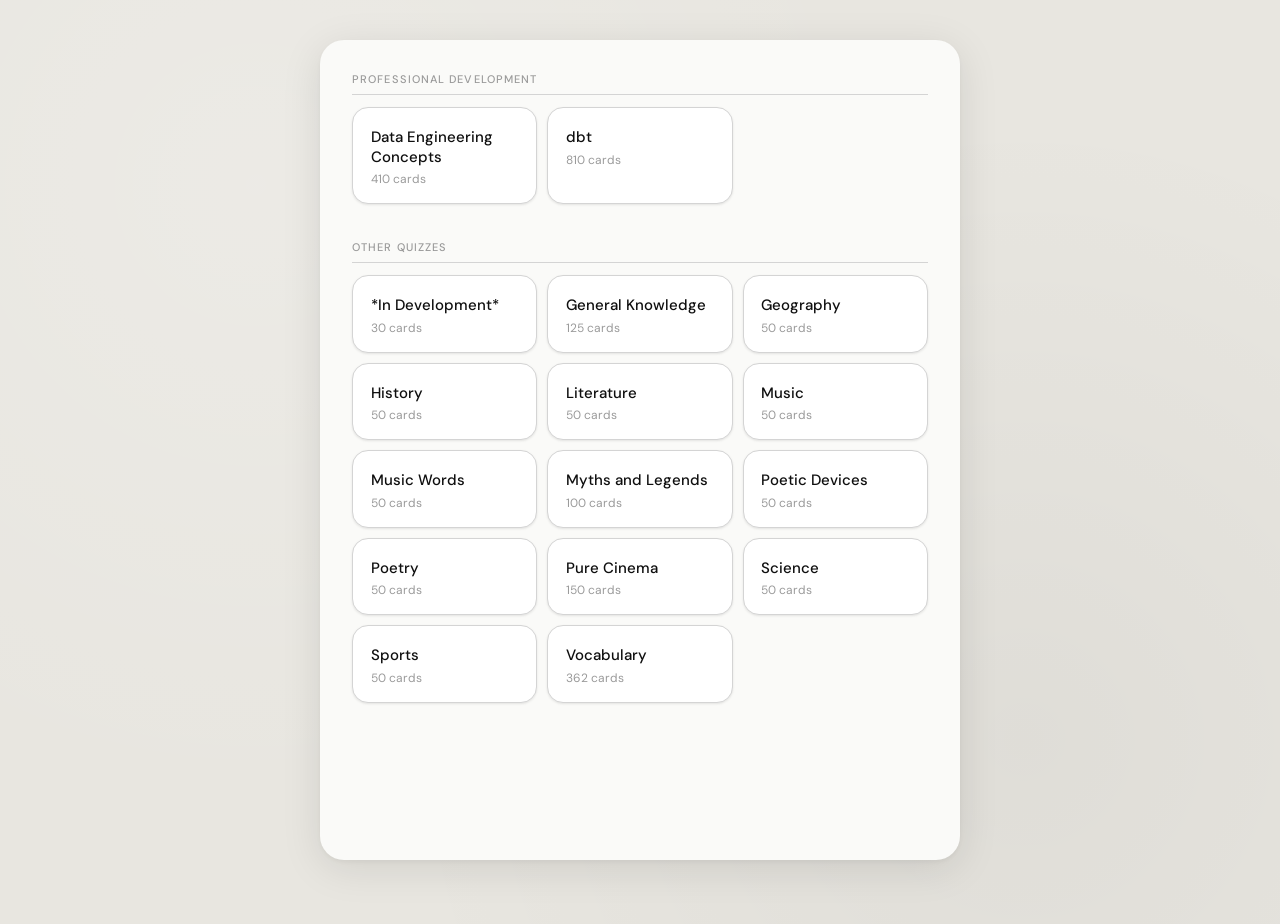
<file: index.html>
<!DOCTYPE html>
<html lang="en">
<head>
  <meta charset="UTF-8">
  <meta name="viewport" content="width=device-width, initial-scale=1.0">
  <title>Flashcards</title>
  <link rel="preconnect" href="https://fonts.googleapis.com">
  <link rel="preconnect" href="https://fonts.gstatic.com" crossorigin>
  <link href="https://fonts.googleapis.com/css2?family=DM+Serif+Display&family=DM+Sans:wght@300;400;500&display=swap" rel="stylesheet">
  <link rel="stylesheet" href="style.css">
</head>
<body>
<div id="app">

  <!-- Screen 1: Deck picker -->
  <div id="deckPicker">
    <div id="deckGrid"></div>
  </div>

  <!-- Screen 2: Certification picker (only shown if certifications exist) -->
  <div id="certPicker" style="display:none">
    <div class="topbar">
      <button class="back-btn" onclick="showPicker()">← Decks</button>
      <span id="certDeckTitle"></span>
    </div>
    <h2 class="screen-heading">Choose a certification</h2>
    <div class="cert-grid" id="certGrid"></div>
  </div>

  <!-- Screen 3: Filter picker -->
  <div id="filterPicker" style="display:none">
    <div class="topbar">
      <button class="back-btn" id="filterBackBtn" onclick="filterBack()">← Back</button>
      <span id="filterDeckTitle"></span>
    </div>
    <div class="filter-section" id="categorySection">
      <div class="filter-heading">Category <span class="filter-optional">optional</span></div>
      <div class="filter-chips" id="categoryChips"></div>
    </div>
    <div class="filter-section" id="groupSection">
      <div class="filter-heading">Group <span class="filter-optional">optional</span></div>
      <div class="filter-hint" id="groupHint">Select a category above to filter by group</div>
      <div class="filter-chips" id="groupChips"></div>
    </div>
    <div class="filter-section">
      <div class="filter-heading">Difficulty <span class="filter-optional">optional</span></div>
      <div class="filter-chips" id="difficultyChips"></div>
    </div>
    <div class="filter-footer">
      <div class="filter-count-wrap">
        <span id="filterCount" class="filter-count"></span>
      </div>
      <div id="deckSizeSection" style="display:none">
        <div class="filter-heading" style="margin-bottom:0.65rem">How many cards?</div>
        <div class="deck-size-row" id="deckSizeRow"></div>
      </div>
      <button class="start-btn" id="startBtn" onclick="startFiltered()">Start</button>
    </div>
  </div>

  <!-- Screen 4: Study view -->
  <div id="studyView" style="display:none">
    <div class="topbar">
      <button class="back-btn" onclick="showFilterPicker()">← Filters</button>
      <span id="deckCount"></span>
    </div>
    <div class="progress-wrap">
      <div class="progress-bar"><div class="progress-fill" id="pFill" style="width:0%"></div></div>
      <span class="progress-label" id="pLabel">0 / 0 attempted</span>
    </div>
    <div class="progress-breakdown" id="pBreakdown"></div>
    <div id="cardArea">
      <div class="scene" onclick="flip()">
        <div class="card-inner" id="cardInner">
          <div class="card-face front">
            <div class="card-label">question</div>
            <div class="card-text" id="frontText"></div>
            <div class="card-meta" id="cardMeta"></div>
          </div>
          <div class="card-face back">
            <div class="card-label">answer</div>
            <div class="card-text" id="backText"></div>
            <div class="card-meta card-meta-back"></div>
          </div>
        </div>
      </div>

      <div class="card-actions">
        <button class="thumb-btn" id="thumbUp"   onclick="thumb('up')"   title="Good card">
          <svg width="16" height="16" viewBox="0 0 24 24" fill="none" stroke="currentColor" stroke-width="2" stroke-linecap="round" stroke-linejoin="round"><path d="M14 9V5a3 3 0 0 0-3-3l-4 9v11h11.28a2 2 0 0 0 2-1.7l1.38-9a2 2 0 0 0-2-2.3H14z"/><path d="M7 22H4a2 2 0 0 1-2-2v-7a2 2 0 0 1 2-2h3"/></svg>
        </button>
        <button class="thumb-btn" id="thumbDown" onclick="thumb('down')" title="Flag this card">
          <svg width="16" height="16" viewBox="0 0 24 24" fill="none" stroke="currentColor" stroke-width="2" stroke-linecap="round" stroke-linejoin="round"><path d="M10 15v4a3 3 0 0 0 3 3l4-9V2H5.72a2 2 0 0 0-2 1.7l-1.38 9a2 2 0 0 0 2 2.3H10z"/><path d="M17 2h2.67A2.31 2.31 0 0 1 22 4v7a2.31 2.31 0 0 1-2.33 2H17"/></svg>
        </button>
      </div>

      <div class="flag-panel" id="flagPanel" style="display:none">
        <label class="flag-label">What's wrong with this card?</label>
        <textarea id="flagNote" class="flag-textarea" placeholder="e.g. The answer seems incorrect, or the question is ambiguous…" rows="3"></textarea>
        <div class="flag-actions">
          <button class="flag-cancel" onclick="cancelFlag()">Cancel</button>
          <button class="flag-submit" onclick="submitFlag()">Submit flag</button>
        </div>
      </div>

      <div class="response-block" id="responseBlock">
        <p class="hint" id="hintText">Click the card to reveal the answer</p>
        <div class="rating-row" id="ratingRow" style="display:none">
          <button class="rating-btn Good" onclick="rate('Good')">Got it</button>
          <button class="rating-btn Ok"   onclick="rate('Ok')">OK</button>
          <button class="rating-btn Hard" onclick="rate('Hard')">Hard</button>
        </div>
      </div>
      <div class="controls">
        <button class="nav-btn" id="prevBtn" onclick="prev()">← Prev</button>
        <span id="cardNum"></span>
        <button class="nav-btn" id="nextBtn" onclick="next()">Next →</button>
      </div>
    </div>

    <div id="summary" style="display:none">
      <div class="summary">
        <h2>Deck complete</h2>
        <p>Here's how you did:</p>
        <div class="stat-grid">
          <div class="stat"><div class="stat-n" id="sGood">0</div><div class="stat-l">Got it</div></div>
          <div class="stat"><div class="stat-n" id="sOk">0</div><div class="stat-l">OK</div></div>
          <div class="stat"><div class="stat-n" id="sHard">0</div><div class="stat-l">Hard</div></div>
        </div>
        <div id="flagSummary" style="display:none">
          <p class="flag-summary-label">You flagged <span id="flagCount">0</span> card(s) for review.</p>
          <button class="export-btn" onclick="exportFlags()">Download flagged cards</button>
        </div>
        <div class="summary-actions">
          <button class="restart-btn" onclick="restart()">Study again</button>
          <button class="restart-btn" onclick="showFilterPicker()">Change filters</button>
          <button class="restart-btn" onclick="showPicker()">All decks</button>
        </div>
      </div>
    </div>
  </div>

</div>
<script src="app.js"></script>
</body>
</html>
</file>
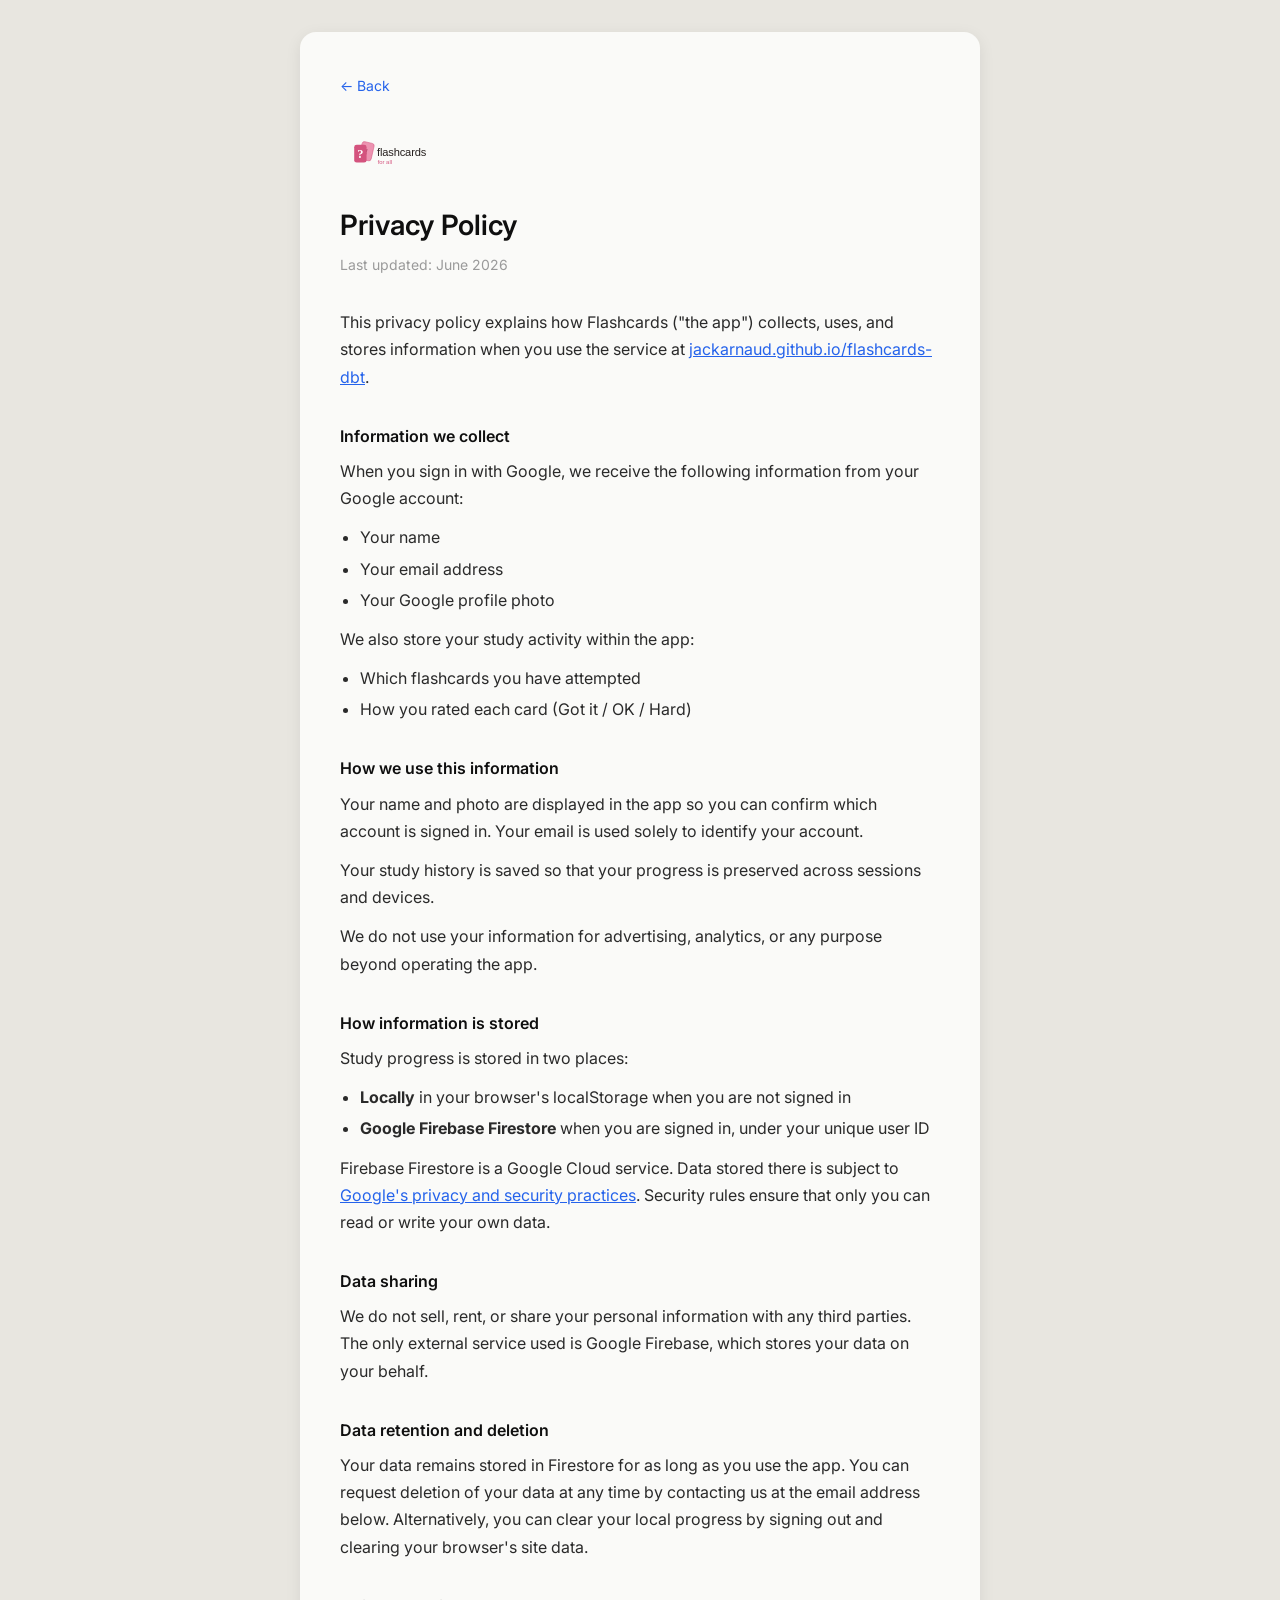
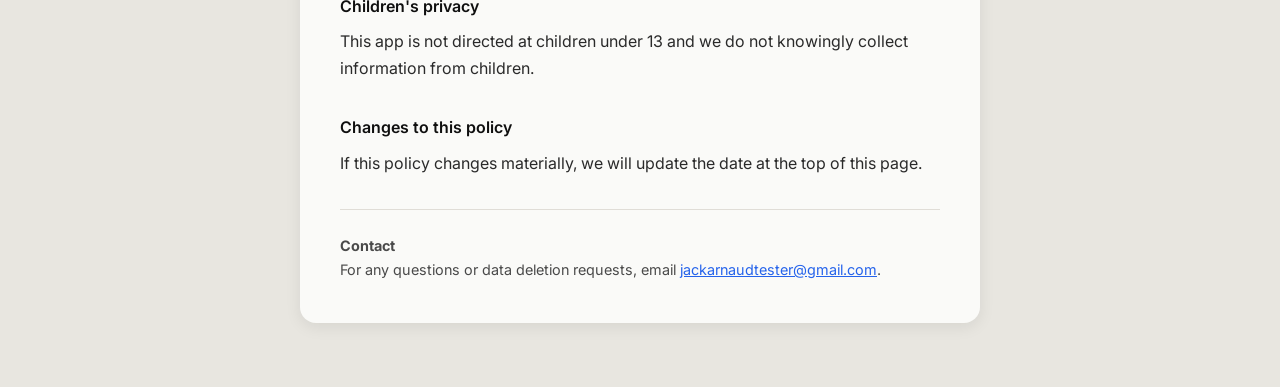
<file: frontend/privacy.html>
<!DOCTYPE html>
<html lang="en">
<head>
  <meta charset="UTF-8">
  <meta name="viewport" content="width=device-width, initial-scale=1.0">
  <title>Privacy Policy – Flashcards</title>
  <link rel="preconnect" href="https://fonts.googleapis.com">
  <link rel="preconnect" href="https://fonts.gstatic.com" crossorigin>
  <link href="https://fonts.googleapis.com/css2?family=Inter:wght@400;500;600&display=swap" rel="stylesheet">
  <style>
    *, *::before, *::after { box-sizing: border-box; margin: 0; padding: 0; }

    body {
      font-family: 'Inter', sans-serif;
      background: #e8e6e0;
      color: #0f0f0f;
      line-height: 1.7;
      padding: 2rem 1rem 4rem;
    }

    .container {
      max-width: 680px;
      margin: 0 auto;
      background: #fafaf8;
      border-radius: 16px;
      padding: 2.5rem 2.5rem;
      box-shadow: 0 4px 16px rgba(0,0,0,0.08);
    }

    .back-link {
      display: inline-block;
      margin-bottom: 2rem;
      font-size: 0.875rem;
      color: #2563eb;
      text-decoration: none;
    }
    .back-link:hover { text-decoration: underline; }

    h1 {
      font-size: 1.75rem;
      font-weight: 600;
      margin-bottom: 0.25rem;
    }

    .meta {
      font-size: 0.875rem;
      color: #9a9a9a;
      margin-bottom: 2rem;
    }

    h2 {
      font-size: 1rem;
      font-weight: 600;
      margin-top: 2rem;
      margin-bottom: 0.5rem;
    }

    p { margin-bottom: 0.75rem; color: #2a2a2a; }

    ul {
      margin: 0.5rem 0 0.75rem 1.25rem;
      color: #2a2a2a;
    }
    ul li { margin-bottom: 0.25rem; }

    a { color: #2563eb; }

    .contact {
      margin-top: 2rem;
      padding-top: 1.5rem;
      border-top: 1px solid #e0ddd7;
      font-size: 0.9rem;
      color: #4a4a4a;
    }
  </style>
</head>
<body>
  <div class="container">
    <a class="back-link" href="index.html">← Back</a>
    <img src="assets/brand/flashcards-lockup.svg" alt="flashcards for all" style="height:40px;width:auto;display:block;margin-bottom:2rem;">

    <h1>Privacy Policy</h1>
    <p class="meta">Last updated: June 2026</p>

    <p>This privacy policy explains how Flashcards ("the app") collects, uses, and stores information when you use the service at <a href="https://jackarnaud.github.io/flashcards-dbt/">jackarnaud.github.io/flashcards-dbt</a>.</p>

    <h2>Information we collect</h2>
    <p>When you sign in with Google, we receive the following information from your Google account:</p>
    <ul>
      <li>Your name</li>
      <li>Your email address</li>
      <li>Your Google profile photo</li>
    </ul>
    <p>We also store your study activity within the app:</p>
    <ul>
      <li>Which flashcards you have attempted</li>
      <li>How you rated each card (Got it / OK / Hard)</li>
    </ul>

    <h2>How we use this information</h2>
    <p>Your name and photo are displayed in the app so you can confirm which account is signed in. Your email is used solely to identify your account.</p>
    <p>Your study history is saved so that your progress is preserved across sessions and devices.</p>
    <p>We do not use your information for advertising, analytics, or any purpose beyond operating the app.</p>

    <h2>How information is stored</h2>
    <p>Study progress is stored in two places:</p>
    <ul>
      <li><strong>Locally</strong> in your browser's localStorage when you are not signed in</li>
      <li><strong>Google Firebase Firestore</strong> when you are signed in, under your unique user ID</li>
    </ul>
    <p>Firebase Firestore is a Google Cloud service. Data stored there is subject to <a href="https://firebase.google.com/support/privacy" target="_blank" rel="noopener">Google's privacy and security practices</a>. Security rules ensure that only you can read or write your own data.</p>

    <h2>Data sharing</h2>
    <p>We do not sell, rent, or share your personal information with any third parties. The only external service used is Google Firebase, which stores your data on your behalf.</p>

    <h2>Data retention and deletion</h2>
    <p>Your data remains stored in Firestore for as long as you use the app. You can request deletion of your data at any time by contacting us at the email address below. Alternatively, you can clear your local progress by signing out and clearing your browser's site data.</p>

    <h2>Children's privacy</h2>
    <p>This app is not directed at children under 13 and we do not knowingly collect information from children.</p>

    <h2>Changes to this policy</h2>
    <p>If this policy changes materially, we will update the date at the top of this page.</p>

    <div class="contact">
      <strong>Contact</strong><br>
      For any questions or data deletion requests, email <a href="mailto:jackarnaudtester@gmail.com">jackarnaudtester@gmail.com</a>.
    </div>
  </div>
</body>
</html>
</file>
<file: style.css>
@import url('https://fonts.googleapis.com/css2?family=DM+Serif+Display&family=DM+Sans:wght@300;400;500&display=swap');

*, *::before, *::after { box-sizing: border-box; margin: 0; padding: 0; }

:root {
  --ink:        #0f0f0f;
  --ink-mid:    #4a4a4a;
  --ink-soft:   #9a9a9a;
  --ink-faint:  #d4d4d4;
  --bg:         #e8e6e0;
  --surface:    #fafaf8;
  --card:       #ffffff;
  --card-back:  #f4f3ef;
  --accent:     #2563eb;
  --accent-dim: #dbeafe;
  --green:      #059669; --green-dim: #d1fae5;
  --amber:      #d97706; --amber-dim: #fef3c7;
  --red:        #dc2626; --red-dim:   #fee2e2;
  --radius-sm:  8px;
  --radius-md:  12px;
  --radius-lg:  16px;
  --radius-xl:  24px;
  --shadow-sm:  0 1px 3px rgba(0,0,0,0.06), 0 1px 2px rgba(0,0,0,0.04);
  --shadow-md:  0 4px 16px rgba(0,0,0,0.08), 0 1px 4px rgba(0,0,0,0.04);
  --shadow-lg:  0 8px 32px rgba(0,0,0,0.10), 0 2px 8px rgba(0,0,0,0.05);
}

body {
  font-family: 'DM Sans', sans-serif;
  background-color: var(--bg);
  background-image:
    radial-gradient(circle at 20% 20%, rgba(255,255,255,0.18) 0%, transparent 50%),
    radial-gradient(circle at 80% 80%, rgba(0,0,0,0.04) 0%, transparent 50%);
  color: var(--ink);
  min-height: 100vh;
  display: flex;
  align-items: flex-start;
  justify-content: center;
  padding: 2.5rem 1.25rem 4rem;
}

#app {
  width: 100%; max-width: 640px;
  background: var(--surface);
  border-radius: var(--radius-xl);
  box-shadow: 0 2px 4px rgba(0,0,0,0.04), 0 8px 40px rgba(0,0,0,0.10);
  padding: 2rem 2rem;
  min-height: calc(100vh - 5rem);
}

/* ── Typography ──────────────────────────────────────────────── */
.serif { font-family: 'DM Serif Display', serif; }

.label {
  font-size: 11px;
  font-weight: 500;
  text-transform: uppercase;
  letter-spacing: 0.1em;
  color: var(--ink-soft);
}

/* ── Deck picker ─────────────────────────────────────────────── */
.deck-section-heading {
  font-size: 11px;
  font-weight: 500;
  text-transform: uppercase;
  letter-spacing: 0.1em;
  color: var(--ink-soft);
  margin-bottom: 0.75rem;
  margin-top: 2.25rem;
  padding-bottom: 0.5rem;
  border-bottom: 1px solid var(--ink-faint);
}
.deck-section-heading:first-child { margin-top: 0; }

.deck-grid-row {
  display: grid;
  grid-template-columns: repeat(auto-fill, minmax(175px, 1fr));
  gap: 10px;
  margin-bottom: 0.25rem;
}

.deck-tile {
  background: var(--card);
  border: 1px solid var(--ink-faint);
  border-radius: var(--radius-lg);
  padding: 1.25rem 1.1rem 1rem;
  cursor: pointer;
  transition: box-shadow 0.2s, transform 0.15s, border-color 0.2s;
  text-align: left;
  box-shadow: var(--shadow-sm);
}
.deck-tile:hover {
  box-shadow: var(--shadow-md);
  transform: translateY(-2px);
  border-color: var(--ink-faint);
}
.deck-tile-name  { font-size: 15px; font-weight: 500; color: var(--ink); margin-bottom: 4px; line-height: 1.3; }
.deck-tile-count { font-size: 12px; color: var(--ink-soft); }
.deck-tile-tags  { display: flex; flex-wrap: wrap; gap: 4px; margin-top: 10px; }
.deck-tile-tag   { font-size: 10px; font-weight: 500; padding: 2px 8px; border-radius: 20px; background: var(--accent-dim); color: var(--accent); }

/* ── Certification picker ────────────────────────────────────── */
.screen-heading {
  font-family: 'DM Serif Display', serif;
  font-size: 1.5rem;
  font-weight: 400;
  color: var(--ink);
  margin-bottom: 1.25rem;
}

.cert-grid {
  display: grid;
  grid-template-columns: repeat(auto-fill, minmax(185px, 1fr));
  gap: 10px;
}

.cert-tile {
  background: var(--card);
  border: 1px solid var(--ink-faint);
  border-radius: var(--radius-lg);
  padding: 1.25rem 1.1rem 1rem;
  cursor: pointer;
  transition: box-shadow 0.2s, transform 0.15s;
  text-align: left;
  box-shadow: var(--shadow-sm);
}
.cert-tile:hover { box-shadow: var(--shadow-md); transform: translateY(-2px); }
.cert-tile-name  { font-size: 15px; font-weight: 500; color: var(--ink); margin-bottom: 4px; }
.cert-tile-count { font-size: 12px; color: var(--ink-soft); }

/* ── Topbar ──────────────────────────────────────────────────── */
.topbar {
  display: flex; align-items: center; justify-content: space-between;
  margin-bottom: 1.75rem;
}
.topbar span { font-size: 13px; font-weight: 500; color: var(--ink-mid); }

.back-btn {
  display: inline-flex; align-items: center; gap: 5px;
  font-family: 'DM Sans', sans-serif;
  font-size: 13px; font-weight: 500;
  padding: 6px 14px;
  border: 1px solid var(--ink-faint);
  border-radius: var(--radius-xl);
  background: var(--card); color: var(--ink-mid);
  cursor: pointer; transition: all 0.15s;
  box-shadow: var(--shadow-sm);
}
.back-btn:hover { border-color: var(--ink-soft); color: var(--ink); box-shadow: var(--shadow-md); }

/* ── Filter picker ───────────────────────────────────────────── */
.filter-section  { margin-bottom: 1.75rem; }
.filter-heading  {
  font-size: 11px; font-weight: 500;
  text-transform: uppercase; letter-spacing: 0.1em;
  color: var(--ink-soft); margin-bottom: 0.65rem;
  display: flex; align-items: center; gap: 8px;
}
.filter-optional {
  font-size: 10px; font-weight: 400; text-transform: none;
  letter-spacing: 0; color: var(--ink-faint);
}
.filter-hint {
  font-size: 12px; color: var(--ink-faint);
  font-style: italic; padding: 0.5rem 0;
}
.filter-chips    { display: grid; grid-template-columns: repeat(auto-fill, minmax(145px, 1fr)); gap: 8px; }

.chip {
  padding: 0.65rem 0.9rem;
  border: 1px solid var(--ink-faint);
  border-radius: var(--radius-md);
  background: var(--card); color: var(--ink-mid);
  font-family: 'DM Sans', sans-serif; font-size: 13px;
  cursor: pointer; transition: all 0.15s; user-select: none;
  text-align: left; line-height: 1.35;
  box-shadow: var(--shadow-sm);
}
.chip:hover { border-color: var(--ink-soft); color: var(--ink); box-shadow: var(--shadow-md); }
.chip.selected            { background: var(--ink); border-color: var(--ink); color: #fff; box-shadow: var(--shadow-md); }
.chip.selected .chip-count { color: rgba(255,255,255,0.6); }
.chip.diff-Easy.selected  { background: var(--green); border-color: var(--green); color: #fff; }
.chip.diff-Medium.selected{ background: var(--amber); border-color: var(--amber); color: #fff; }
.chip.diff-Hard.selected  { background: var(--red);   border-color: var(--red);   color: #fff; }
.chip-count {
  font-size: 10px; font-weight: 400;
  color: var(--ink-soft); margin-left: 4px;
}

/* ── Filter footer ───────────────────────────────────────────── */
.filter-footer {
  display: flex; flex-direction: column; gap: 12px;
  padding-top: 1.25rem;
  border-top: 1px solid var(--ink-faint);
  margin-top: 0.5rem;
}
.filter-count-wrap { display: flex; align-items: center; }
.filter-count      { font-size: 13px; color: var(--ink-soft); }
.filter-count span { color: var(--ink); font-weight: 500; }

.deck-size-row  { display: flex; gap: 8px; flex-wrap: wrap; }
.size-tile {
  padding: 6px 16px;
  border: 1px solid var(--ink-faint);
  border-radius: var(--radius-xl);
  background: var(--card); color: var(--ink-mid);
  font-family: 'DM Sans', sans-serif; font-size: 13px; font-weight: 500;
  cursor: pointer; transition: all 0.15s; user-select: none;
  box-shadow: var(--shadow-sm);
}
.size-tile:hover   { border-color: var(--ink-soft); color: var(--ink); }
.size-tile.selected { background: var(--ink); border-color: var(--ink); color: #fff; box-shadow: var(--shadow-md); }
.size-tile.selected .size-tile-sub { color: rgba(255,255,255,0.6); }
.size-tile-sub { font-size: 11px; font-weight: 400; color: var(--ink-soft); margin-left: 3px; }

.start-btn {
  align-self: flex-end;
  padding: 10px 32px;
  border: none; border-radius: var(--radius-xl);
  background: var(--accent); color: #fff;
  font-family: 'DM Sans', sans-serif; font-size: 14px; font-weight: 500;
  cursor: pointer; transition: opacity 0.15s, transform 0.15s;
  box-shadow: 0 2px 12px rgba(37,99,235,0.3);
  letter-spacing: 0.01em;
}
.start-btn:hover    { opacity: 0.9; transform: translateY(-1px); }
.start-btn:disabled { opacity: 0.3; cursor: default; transform: none; box-shadow: none; }

/* ── Progress ────────────────────────────────────────────────── */
.progress-wrap  { display: flex; align-items: center; gap: 12px; margin-bottom: 0.4rem; }
.progress-bar   { flex: 1; height: 5px; background: var(--ink-faint); border-radius: 99px; overflow: hidden; }
.progress-fill  { height: 100%; background: var(--accent); border-radius: 99px; transition: width 0.4s cubic-bezier(.4,0,.2,1); }
.progress-label { font-size: 12px; font-weight: 500; color: var(--ink-mid); white-space: nowrap; }
.progress-breakdown { font-size: 11px; color: var(--ink-soft); text-align: right; margin-top: 3px; margin-bottom: 1.1rem; min-height: 15px; }

/* ── Card ────────────────────────────────────────────────────── */
.scene {
  width: 100%; height: 240px;
  perspective: 1200px;
  cursor: pointer; margin-bottom: 0.75rem;
}
.card-inner {
  position: relative; width: 100%; height: 100%;
  transform-style: preserve-3d;
  transition: transform 0.55s cubic-bezier(.4,0,.2,1);
}
.card-inner.flipped { transform: rotateY(180deg); }

.card-face {
  position: absolute; inset: 0;
  backface-visibility: hidden; -webkit-backface-visibility: hidden;
  border: 1px solid var(--ink-faint);
  border-radius: var(--radius-xl);
  background: var(--card);
  display: flex; flex-direction: column;
  align-items: center; justify-content: center;
  padding: 1.5rem 2.25rem 1rem;
  text-align: center;
  box-shadow: var(--shadow-lg);
}
.card-face.back {
  transform: rotateY(180deg);
  background: var(--card-back);
  border-color: var(--ink-faint);
}
.card-label {
  font-size: 10px; font-weight: 500;
  text-transform: uppercase; letter-spacing: 0.12em;
  color: var(--ink-soft); margin-bottom: 0.65rem;
}
.card-text {
  font-family: 'DM Serif Display', serif;
  font-size: 1.25rem; color: var(--ink); line-height: 1.5;
  font-weight: 400;
}
.card-meta { display: flex; gap: 5px; margin-top: auto; padding-top: 0.65rem; flex-wrap: wrap; justify-content: center; min-height: 20px; }
.card-meta-tag        { font-size: 10px; font-weight: 500; padding: 2px 8px; border-radius: 20px; background: #f0f0ee; color: var(--ink-soft); }
.card-meta-tag.Easy   { background: var(--green-dim); color: var(--green); }
.card-meta-tag.Medium { background: var(--amber-dim); color: var(--amber); }
.card-meta-tag.Hard   { background: var(--red-dim);   color: var(--red); }

/* ── Card actions (thumbs) ───────────────────────────────────── */
.card-actions { display: flex; justify-content: flex-end; gap: 6px; margin-bottom: 0.65rem; }
.thumb-btn {
  width: 34px; height: 34px;
  border: 1px solid var(--ink-faint); border-radius: var(--radius-md);
  background: var(--card); color: var(--ink-faint);
  display: flex; align-items: center; justify-content: center;
  cursor: pointer; transition: all 0.15s;
  box-shadow: var(--shadow-sm);
}
.thumb-btn:hover       { border-color: var(--ink-soft); color: var(--ink-mid); box-shadow: var(--shadow-md); }
.thumb-btn.active-up   { border-color: var(--green); color: var(--green); background: var(--green-dim); }
.thumb-btn.active-down { border-color: var(--red);   color: var(--red);   background: var(--red-dim); }

/* ── Flag panel ──────────────────────────────────────────────── */
.flag-panel {
  border: 1px solid var(--ink-faint); border-radius: var(--radius-md);
  background: var(--card); padding: 1rem; margin-bottom: 0.75rem;
  box-shadow: var(--shadow-sm);
}
.flag-label    { font-size: 13px; color: var(--ink-mid); display: block; margin-bottom: 8px; }
.flag-textarea {
  width: 100%; font-size: 13px; font-family: 'DM Sans', sans-serif;
  border: 1px solid var(--ink-faint); border-radius: var(--radius-sm);
  padding: 8px 10px; resize: vertical; color: var(--ink);
  background: var(--surface); outline: none; transition: border-color 0.15s;
}
.flag-textarea:focus { border-color: var(--ink-soft); }
.flag-actions  { display: flex; gap: 8px; justify-content: flex-end; margin-top: 8px; }
.flag-cancel   { font-family: 'DM Sans', sans-serif; font-size: 13px; padding: 6px 14px; border: 1px solid var(--ink-faint); border-radius: var(--radius-xl); background: var(--card); color: var(--ink-soft); cursor: pointer; transition: all 0.15s; }
.flag-cancel:hover { border-color: var(--ink-soft); color: var(--ink); }
.flag-submit   { font-family: 'DM Sans', sans-serif; font-size: 13px; padding: 6px 14px; border: 1px solid var(--red); border-radius: var(--radius-xl); background: var(--card); color: var(--red); cursor: pointer; transition: background 0.15s; }
.flag-submit:hover { background: var(--red-dim); }

/* ── Response block ──────────────────────────────────────────── */
.response-block {
  background: var(--card-back);
  border: 1px solid var(--ink-faint);
  border-radius: var(--radius-lg);
  padding: 1rem;
  margin-bottom: 0.875rem;
  text-align: center;
}
.hint {
  font-size: 12px; color: var(--ink-soft);
  margin-bottom: 0; letter-spacing: 0.01em;
}
.hint.answered {
  font-size: 12px; font-weight: 500;
  color: var(--ink-mid); margin-bottom: 0.75rem;
  letter-spacing: 0.01em;
}
.rating-row { display: flex; gap: 8px; justify-content: center; }
.rating-btn {
  flex: 1; padding: 9px 0;
  border: 1px solid var(--ink-faint); border-radius: var(--radius-md);
  background: var(--card); color: var(--ink-soft);
  font-family: 'DM Sans', sans-serif; font-size: 13px; font-weight: 500;
  cursor: pointer; transition: all 0.15s;
  box-shadow: var(--shadow-sm);
}
.rating-btn:hover  { box-shadow: var(--shadow-md); transform: translateY(-1px); }
.rating-btn.Good   { border-color: var(--green); color: var(--green); }
.rating-btn.Good:hover { background: var(--green-dim); }
.rating-btn.Ok     { border-color: var(--amber); color: var(--amber); }
.rating-btn.Ok:hover   { background: var(--amber-dim); }
.rating-btn.Hard   { border-color: var(--red);   color: var(--red); }
.rating-btn.Hard:hover { background: var(--red-dim); }

/* ── Nav controls ────────────────────────────────────────────── */
.controls { display: flex; align-items: center; justify-content: space-between; margin-bottom: 1rem; }
.controls span { font-size: 13px; font-weight: 500; color: var(--ink-soft); }

.nav-btn {
  display: inline-flex; align-items: center; gap: 4px;
  padding: 8px 18px;
  border: 1px solid var(--ink-faint); border-radius: var(--radius-xl);
  background: var(--card); color: var(--ink-mid);
  font-family: 'DM Sans', sans-serif; font-size: 13px; font-weight: 500;
  cursor: pointer; transition: all 0.15s;
  box-shadow: var(--shadow-sm);
}
.nav-btn:hover    { border-color: var(--ink-soft); color: var(--ink); box-shadow: var(--shadow-md); }
.nav-btn:disabled { opacity: 0.3; cursor: default; box-shadow: none; }
.summary       { text-align: center; padding: 2.5rem 1rem; }
.summary h2    { font-family: 'DM Serif Display', serif; font-size: 1.75rem; font-weight: 400; margin-bottom: 0.4rem; }
.summary p     { font-size: 14px; color: var(--ink-soft); margin-bottom: 1.75rem; }
.stat-grid     { display: grid; grid-template-columns: repeat(3, 1fr); gap: 10px; margin-bottom: 1.75rem; }
.stat          { background: var(--card); border: 1px solid var(--ink-faint); border-radius: var(--radius-md); padding: 1rem 0.75rem; text-align: center; box-shadow: var(--shadow-sm); }
.stat-n        { font-family: 'DM Serif Display', serif; font-size: 2rem; font-weight: 400; color: var(--ink); }
.stat-l        { font-size: 11px; font-weight: 500; text-transform: uppercase; letter-spacing: 0.08em; color: var(--ink-soft); margin-top: 4px; }
.flag-summary-label { font-size: 13px; color: var(--red); margin-bottom: 0.75rem; }
.export-btn    { display: inline-block; margin-bottom: 1.25rem; padding: 9px 22px; border: 1px solid var(--red); border-radius: var(--radius-xl); background: var(--card); color: var(--red); font-family: 'DM Sans', sans-serif; font-size: 13px; font-weight: 500; cursor: pointer; transition: background 0.15s; }
.export-btn:hover { background: var(--red-dim); }
.summary-actions { display: flex; gap: 8px; justify-content: center; flex-wrap: wrap; }
.restart-btn   { padding: 9px 22px; border: 1px solid var(--ink-faint); border-radius: var(--radius-xl); background: var(--card); color: var(--ink-mid); font-family: 'DM Sans', sans-serif; font-size: 13px; font-weight: 500; cursor: pointer; transition: all 0.15s; box-shadow: var(--shadow-sm); }
.restart-btn:hover { border-color: var(--ink-soft); color: var(--ink); box-shadow: var(--shadow-md); }

/* ── Error ───────────────────────────────────────────────────── */
.error { text-align: center; padding: 3rem 1rem; color: var(--red); font-size: 14px; }
</file>
